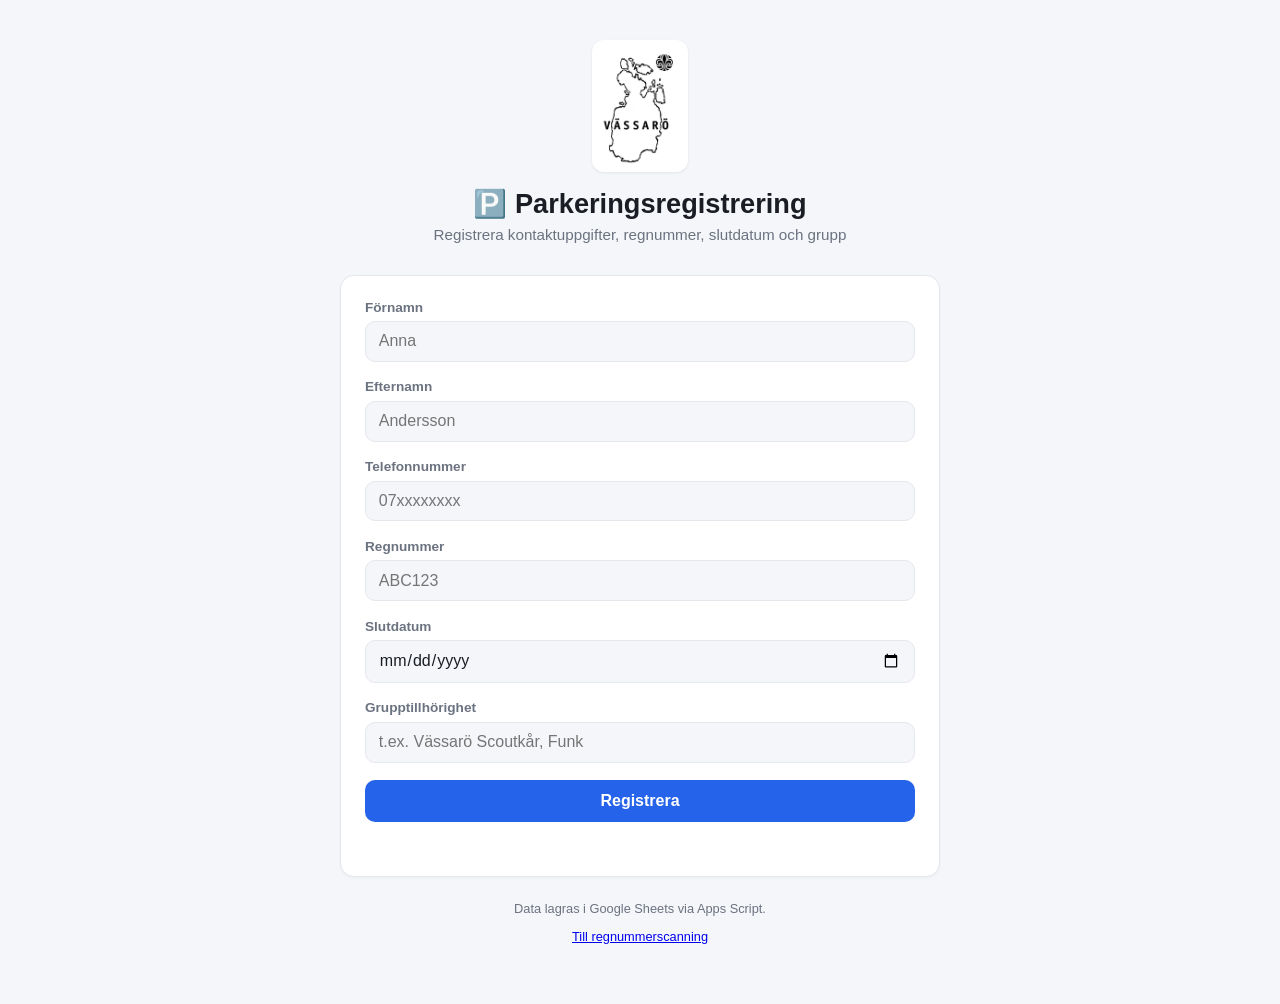
<file: index.html>
<!DOCTYPE html>
<html lang="sv">
<head>
<meta charset="UTF-8">
<meta name="viewport" content="width=device-width, initial-scale=1.0">
<title>Parkeringsregistrering</title>
<link rel="stylesheet" href="style.css">
</head>
<body>
  <div class="wrap">
    <header>
      <img src="img/vassaro_logga.jpg" alt="Vässarö logga" class="logo">
      <h1>🅿️ Parkeringsregistrering</h1>
      <p class="sub">Registrera kontaktuppgifter, regnummer, slutdatum och grupp</p>
    </header>

    <form id="parkForm" class="card">
      <!-- honeypot, ska vara tom -->
      <input type="text" id="website" name="website" tabindex="-1" autocomplete="off" class="hp">
      <div class="field">
        <label for="fornamn">Förnamn</label>
        <input id="fornamn" name="fornamn" type="text" placeholder="Anna" required autocomplete="given-name" maxlength="50">
      </div>
      <div class="field">
        <label for="efternamn">Efternamn</label>
        <input id="efternamn" name="efternamn" type="text" placeholder="Andersson" required autocomplete="family-name" maxlength="50">
      </div>
      <div class="field">
        <label for="telefon">Telefonnummer</label>
        <input id="telefon" name="telefon" type="tel" placeholder="07xxxxxxxx" required autocomplete="tel" maxlength="20">
      </div>
      <div class="field">
        <label for="regnr">Regnummer</label>
        <input id="regnr" name="regnr" type="text" placeholder="ABC123" required autocomplete="off" maxlength="10">
      </div>
      <div class="field">
        <label for="slutdatum">Slutdatum</label>
        <input id="slutdatum" name="slutdatum" type="date" required>
      </div>
      <div class="field">
        <label for="grupp">Grupptillhörighet</label>
        <input id="grupp" name="grupp" type="text" placeholder="t.ex. Vässarö Scoutkår, Funk" required autocomplete="off" maxlength="50">
      </div>
      <button type="submit" id="submitBtn">Registrera</button>
      <p id="formMsg" class="msg" role="status"></p>
    </form>

    <footer>
      <p>Data lagras i Google Sheets via Apps Script.</p>
      <p><a href="scan.html">Till regnummerscanning</a></p>
    </footer>
  </div>

  <script src="config.js"></script>
  <script src="app.js"></script>
</body>
</html>
</file>
<file: style.css>
:root {
  --bg: #f4f6f9;
  --card: #ffffff;
  --text: #1a1d23;
  --muted: #6b7280;
  --border: #e4e7ec;
  --accent: #2563eb;
  --accent-dark: #1d4ed8;
  --danger: #dc2626;
  --success: #16a34a;
  --radius: 14px;
}

@media (prefers-color-scheme: dark) {
  :root {
    --bg: #0f1115;
    --card: #1a1d24;
    --text: #e7e9ee;
    --muted: #9aa1ac;
    --border: #2a2e37;
    --accent: #3b82f6;
    --accent-dark: #60a5fa;
  }
}

* { box-sizing: border-box; }

.hp {
  position: absolute;
  left: -9999px;
  width: 1px;
  height: 1px;
  opacity: 0;
}

body {
  margin: 0;
  min-height: 100vh;
  font-family: -apple-system, BlinkMacSystemFont, "Segoe UI", Roboto, sans-serif;
  background: var(--bg);
  color: var(--text);
}

.wrap {
  max-width: 640px;
  margin: 0 auto;
  padding: 2.5rem 1.25rem 3rem;
}

header { text-align: center; margin-bottom: 2rem; }
header .logo {
  display: block;
  width: 96px;
  height: auto;
  margin: 0 auto 1rem;
  border-radius: 12px;
  background: #fff;
  padding: 6px;
  box-shadow: 0 1px 3px rgba(0,0,0,.08);
}
header h1 { font-size: 1.7rem; margin: 0 0 .35rem; }
header .sub { color: var(--muted); margin: 0; font-size: .95rem; }

.card {
  background: var(--card);
  border: 1px solid var(--border);
  border-radius: var(--radius);
  padding: 1.5rem;
  margin-bottom: 1.5rem;
  box-shadow: 0 1px 3px rgba(0,0,0,.04);
}

.field { margin-bottom: 1.1rem; display: flex; flex-direction: column; gap: .4rem; }
label { font-size: .85rem; font-weight: 600; color: var(--muted); }

input, select {
  padding: .65rem .8rem;
  border-radius: 10px;
  border: 1px solid var(--border);
  background: var(--bg);
  color: var(--text);
  font-size: 1rem;
  font-family: inherit;
}
input:focus, select:focus {
  outline: none;
  border-color: var(--accent);
  box-shadow: 0 0 0 3px rgba(37,99,235,.15);
}

button {
  width: 100%;
  padding: .75rem;
  border: none;
  border-radius: 10px;
  background: var(--accent);
  color: #fff;
  font-size: 1rem;
  font-weight: 600;
  cursor: pointer;
  transition: background .15s ease, opacity .15s ease;
}
button:hover { background: var(--accent-dark); }
button:disabled { opacity: .6; cursor: not-allowed; }

.msg { font-size: .88rem; margin: .8rem 0 0; min-height: 1.2em; }
.msg.ok { color: var(--success); }
.msg.err { color: var(--danger); }

footer { text-align: center; color: var(--muted); font-size: .8rem; margin-top: 1rem; }
</file>
